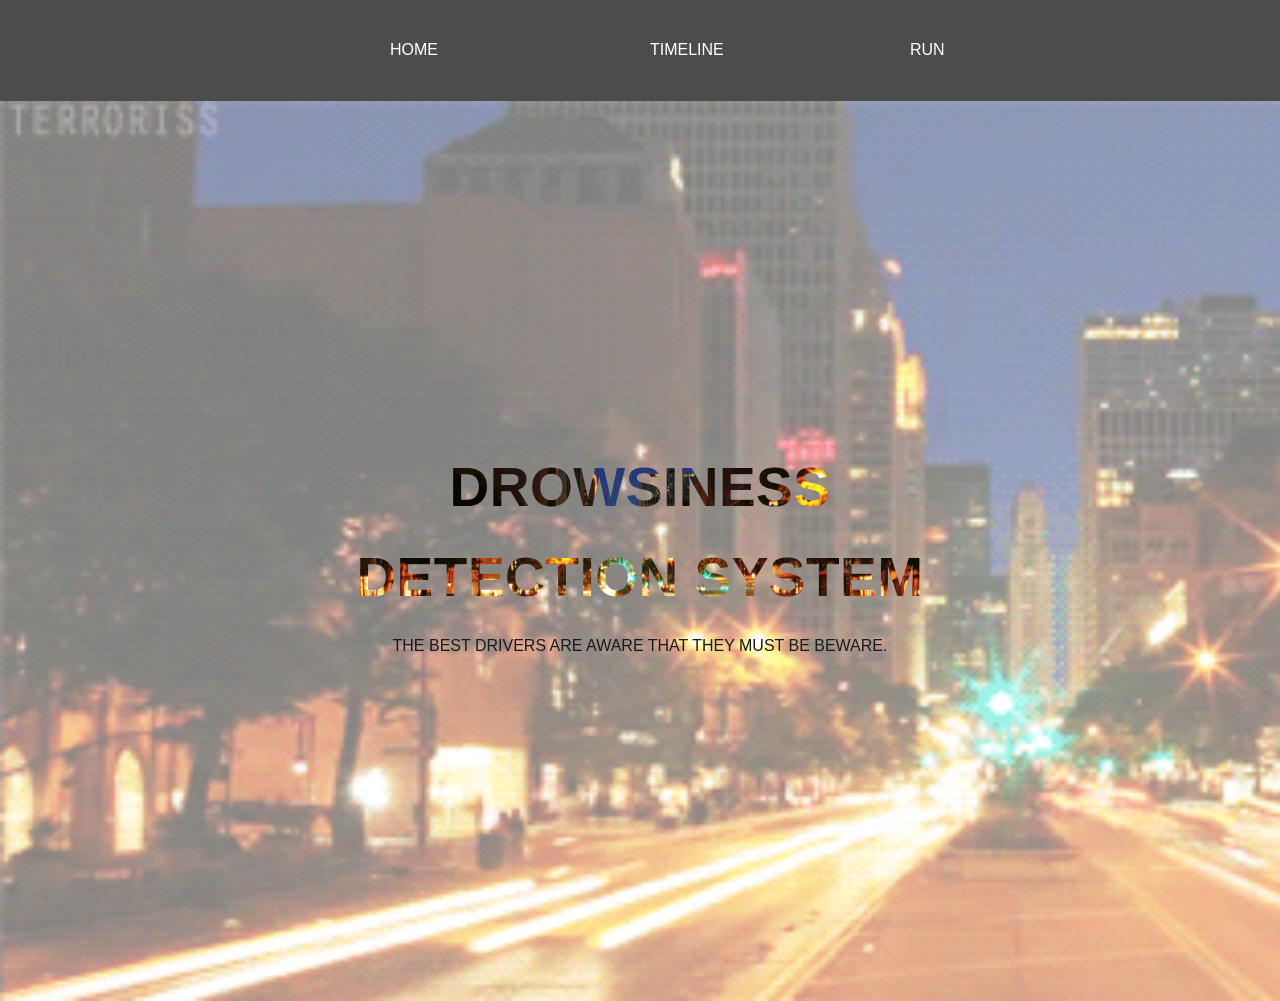
<file: index.html>
<!DOCTYPE html>
<html lang="en">
  <head>
    <meta charset="UTF-8" />
    <meta name="viewport" content="width=device-width, initial-scale=1.0" />
    <meta http-equiv="refresh" content="0; url=https://martinajohn.github.io/Driver-Drowsiness-Detection-Web-App/templates/index.html" />
    <title>Driver-Drowsiness-Detection-Web-App</title>
  </head>
  <body>
    <!-- Successfully Deployed! -->
  </body>
</html>
</file>
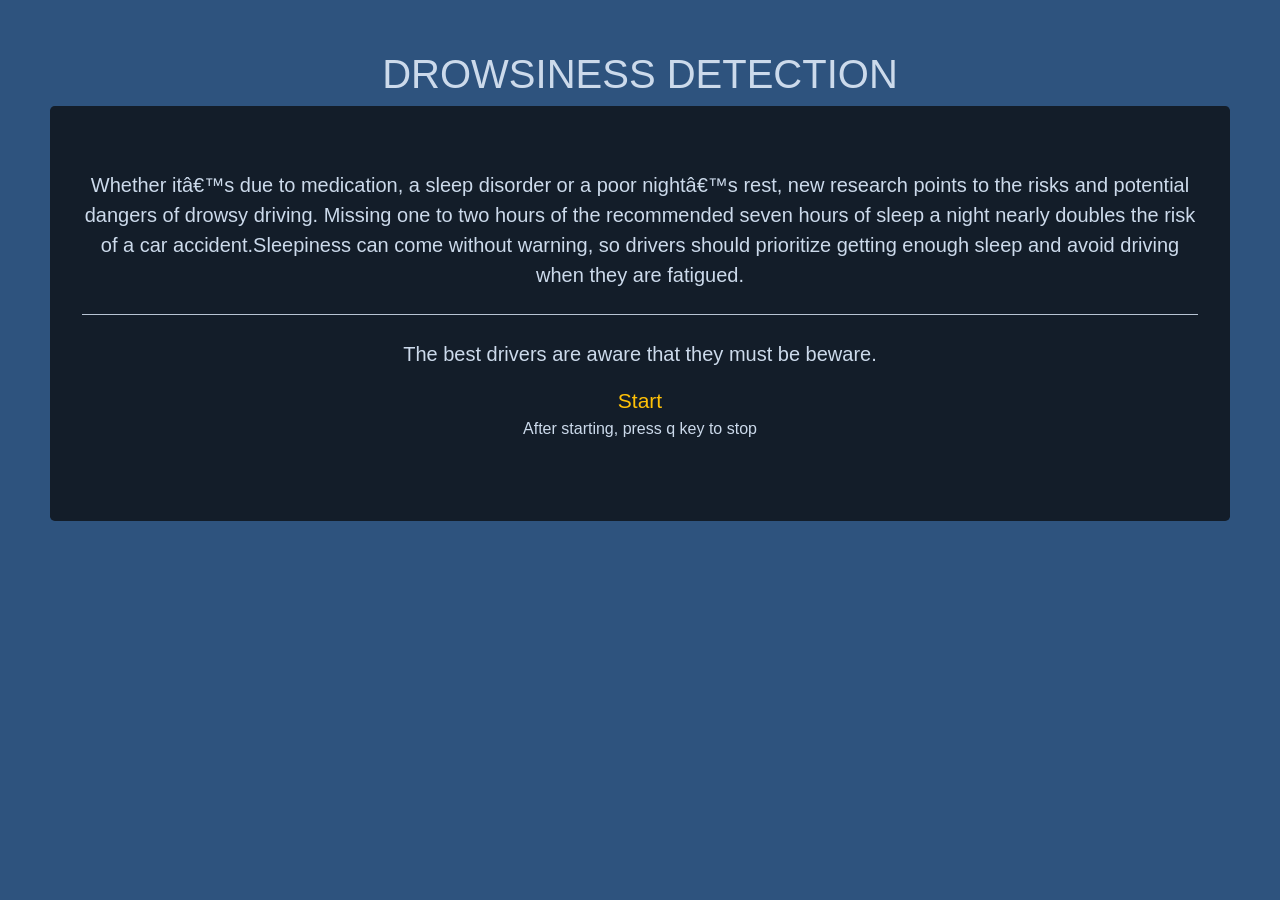
<file: templates/test.html>
<!DOCTYPE html>
<html>
  <head>
    <title>Drowsiness Detection System</title>
    <link rel="icon" href="assets/logo.png" type="image/x-icon" />
    <link
      rel="stylesheet"
      href="https://stackpath.bootstrapcdn.com/bootstrap/4.3.1/css/bootstrap.min.css"
      integrity="sha384-ggOyR0iXCbMQv3Xipma34MD+dH/1fQ784/j6cY/iJTQUOhcWr7x9JvoRxT2MZw1T"
      crossorigin="anonymous"
    />

    <link rel="stylesheet" href="https://cdnjs.cloudflare.com/ajax/libs/font-awesome/4.7.0/css/font-awesome.min.css" />

    <link rel="stylesheet" type="text/css" href="../static/css/test.css" />
    <!-- <style type="text/css"></style> -->
  </head>
  <body>
    <div class="div-head">
      <h1>DROWSINESS DETECTION</h1>
      <div class="jumbotron jumb-width">
        <p class="lead">
          Whether it’s due to medication, a sleep disorder or a poor night’s rest, new research points to the risks and potential dangers of drowsy driving. Missing one to two hours of the recommended
          seven hours of sleep a night nearly doubles the risk of a car accident.Sleepiness can come without warning, so drivers should prioritize getting enough sleep and avoid driving when they are
          fatigued.
        </p>
        <hr class="my-4" />
        <p class="lead">The best drivers are aware that they must be beware.</p>
        <!-- <form method="post" action="/start">
  					<input type="button" class="btn btn-outline-warning btn-lg" value="Start" name="Start" href = 'run.html'/>
					<a href = 'run.html'></a>
            	</form> -->
        <a href="{{url_for('run')}}">Start</a>
        <p>After starting, press q key to stop</p>
      </div>
    </div>
    <!-- <footer class="footer">
       		<div class="container">
       			<span><a href="contact.html" class="btn btn-outline-warning btn-lg" style = "text-decoration: none;">Meet the Creators</a></span>

       		</div>
       	</footer> -->
  </body>
</html>
</file>
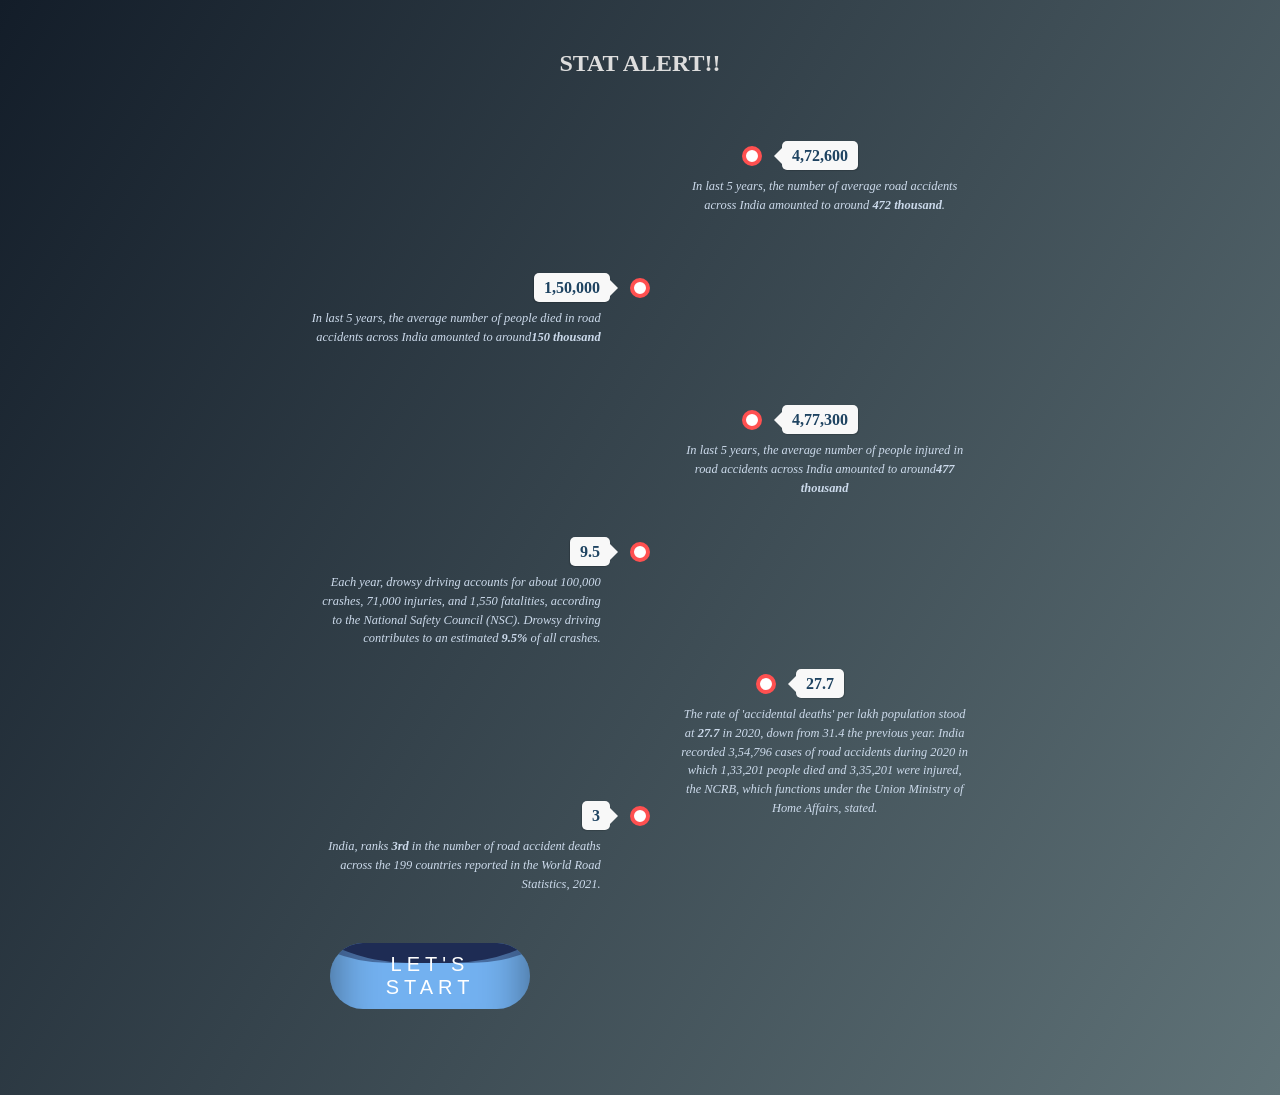
<file: templates/timeline.html>
<!DOCTYPE html>
<html lang="en">
  <head>
    <meta charset="UTF-8" />
    <meta http-equiv="X-UA-Compatible" content="IE=edge" />
    <meta name="viewport" content="width=device-width, initial-scale=1.0" />
    <link rel="stylesheet" href="../static/css/timeline.css" />
    <title>Drowsiness Detection</title>
  </head>
  <body>
    <section class="section section-dark">
      <div class="text-effect">
        <h1 class="neon text-style">STAT ALERT!!</h1>
        <br />
      </div>
      <ul class="timeline">
        <!-- Item 1 -->
        <li>
          <div id="div1" class="direction-r r-div">
            <div class="flag-wrapper">
              <span class="flag">4,72,600</span>
            </div>
            <div class="desc">In last 5 years, the number of average road accidents across India amounted to around <b>472 thousand</b>.</div>
          </div>
        </li>

        <!-- Item 2 -->
        <li>
          <div id="div2" class="direction-l l-div">
            <div class="flag-wrapper">
              <span class="flag">1,50,000</span>
            </div>
            <div class="desc">In last 5 years, the average number of people died in road accidents across India amounted to around<b>150 thousand</b></div>
          </div>
        </li>

        <!-- Item 3 -->
        <li>
          <div id="div3" class="direction-r r-div">
            <div class="flag-wrapper">
              <span class="flag">4,77,300</span>
            </div>
            <div class="desc">In last 5 years, the average number of people injured in road accidents across India amounted to around<b>477 thousand</b></div>
          </div>
        </li>

        <!-- Item 4 -->
        <li>
          <div id="div1" class="direction-l l-div">
            <div class="flag-wrapper">
              <span class="flag">9.5</span>
            </div>
            <div class="desc">
              Each year, drowsy driving accounts for about 100,000 crashes, 71,000 injuries, and 1,550 fatalities, according to the National Safety Council (NSC). Drowsy driving contributes to an
              estimated <b>9.5%</b> of all crashes.
            </div>
          </div>
        </li>

        <!-- Item 5
                    <li>
                        <div id="div2" class="direction-r r-div">
                            <div class="flag-wrapper">
                                <span class="flag">17</span>	
                            </div>
                            <div class="desc">Roughly around <b>17</b> accident-related deaths occur across India every hour. Fewer cops and empty roads at night, and sometimes even during the day seem to enable motorists to do away with the traffic rules. However, efforts were made to reduce these discrepancies. The police had equipped themselves with night vision speed guns to identify the culprits. Over speeding fine was increased in the amendment of the Motor Vehicles Act as well.</div>
                        </div>
                    </li> -->

        <!-- Item 6 -->
        <li>
          <div id="div2" class="direction-r r-div">
            <div class="flag-wrapper">
              <span class="flag">27.7</span>
            </div>
            <div class="desc">
              The rate of 'accidental deaths' per lakh population stood at <b>27.7</b> in 2020, down from 31.4 the previous year. India recorded 3,54,796 cases of road accidents during 2020 in which
              1,33,201 people died and 3,35,201 were injured, the NCRB, which functions under the Union Ministry of Home Affairs, stated.
            </div>
          </div>
        </li>

        <!-- Item 7 -->
        <li>
          <div id="div3" class="direction-l l-div">
            <div class="flag-wrapper">
              <span class="flag">3</span>
            </div>
            <div class="desc">India, ranks <b>3rd</b> in the number of road accident deaths across the 199 countries reported in the World Road Statistics, 2021.</div>
          </div>
        </li>

        <!-- Item 8
                    <li>
                        <div id="div2" class="direction-l l-div">
                            <div class="flag-wrapper">
                                <span class="flag">4,67,044</span>	
                            </div>
                            <div class="desc">A total of around<b>4,67,044</b> road accidents have been reported by States and Union Territories (UTs) in the calendar year 2018, claiming 1,51,417 lives and causing injuries to 4,69,418 persons</div>
                        </div>
                    </li> -->

        <div style="padding: 20px">
          <a href="{{url_for('test')}}">
            <span>Let's Start</span>
            <div class="liquid"></div>
          </a>
        </div>
      </ul>
    </section>
  </body>
</html>
</file>
<file: static/css/test.css>
*{
    margin: 0;
    padding: 0; 
}

body {
    background-color: rgb(46 83 126);
    text-align: center;
    color: rgb(204, 218, 235);
}
.div-head{
      margin: 50px;
}

  hr{
      background-color: rgb(204, 218, 235);
  }

  .jumb-width{
      
      position: center;
      background-color: rgb(19, 29, 41); 
  }

  a{
    color: #ffc107;
    text-decoration: none;
    background-color: transparent;
    font-size: 21px;
  }
  /* .footer {
      
      bottom: 0;
      width: 100%;
      height: 60px;
      line-height: 60px;
      background-color: rgb(19, 29, 41);
  } */
  /* a{
      color: rgb(204, 218, 235)
  }
   */
  /* .card-style{
      background-color: rgb(19, 29, 41);
  }
  img{
  height: 150px;
  width: 150px;
  vertical-align: middle;
  border-radius: 50%; */

  /* } */

  
   .btn.btn-rounded {
       border-radius: 50px
   }
</file>
<file: static/css/timeline.css>
*{
    margin: 0;
    padding: 0; 
}

.section{
    text-align:center;
    padding:50px 80px;
  }

  .section-light{
    background-color:#f4f4f4;
    color:#666;
  }

  .section-dark{
    background-image: linear-gradient(120deg,rgb(19, 29, 41),rgb(96, 115, 120));
    color:#ddd;
  }

  .ptext{
    position:absolute;
    top:50%;
    width:100%;
    text-align:justify-all;
    color:#000;
    font-size:25px;
    letter-spacing:6px;
    text-transform:uppercase;
    justify-content: center;
    align-items: center;
    flex-wrap: wrap;
    padding-left: 250px;
  }

  .ptext .border{
    background-color:#111;
    color:#fff;
    padding:20px;
  }

  .ptext .border.trans{
    background-color:transparent;
  }

  @media(max-width:568px){
    .pimg1, .pimg2, .pimg3{
      background-attachment:scroll;
    }
  }
  .l-div{
      width:280px;
      height: 100px;
      background-color: none;
      /*position: relative;*/
      animation: movingl 3s;
  }
  .r-div{
      width:310px;
      height: 100px;
      background-color: none;
      position: relative;
      animation: movingr 3s;
  }
  #div1{animation-timing-function: linear;}
  #div2{animation-timing-function: linear;}
  #div3{animation-timing-function: linear;}
  @keyframes movingl
  {
      from{left:-500px;}
      to{left:-250px;}
  }	
  @keyframes movingr
  {
      from{left:500px;}
      to{left:-100px;}
  }
  * {
    margin: 0;
    padding: 0;
    box-sizing: border-box;
  }		
  a {
    position: relative;
    padding: 10px 40px;
    display: block;
    text-decoration: none;
    text-transform: uppercase;
    width: 200px;
    overflow: hidden;
    border-radius: 40px;
  }

  a span {
    position: relative;
    color: #fff;
    font-size: 20px;
    font-family: Arial;
    letter-spacing: 5px;
    z-index: 1;
  }

  a .liquid {
    position: absolute;
    top: -80px;
    left: 0;
    width: 200px;
    height: 200px;
    background: rgb(115, 177, 240);
    box-shadow: inset 0 0 50px rgba(0, 0, 0, .5);
    transition: .5s;
  }

  a .liquid::after,
  a .liquid::before {
    content: '';
    width: 200%;
    height: 200%;
    position: absolute;
    top: 0;
    left: 50%;
    transform: translate(-50%, -75%);
    background: #000;
  }

  a .liquid::before {
    
    border-radius: 45%;
    background: rgba(31, 44, 84, 1);
    animation: animate 5s linear infinite;
  }

  a .liquid::after {
    
    border-radius: 40%;
    background: rgba(31, 44, 84, .5);
    animation: animate 10s linear infinite;
  }

  a:hover .liquid{
    top: -120px;
  }

  @keyframes animate {
    0% {
      transform: translate(-50%, -75%) rotate(0deg);
    }
    100% {
      transform: translate(-50%, -75%) rotate(360deg);
    }
  }
.timeline {
    position: relative;
    width: 660px;
    margin: 0 auto;
    margin-top: 20px;
    padding: 1em 0;
    list-style-type: none;
  }

  .timeline li {
    padding: 1em 0;
  }

  .timeline li:after {
    content: "";
    display: block;
    height: 0;
    clear: both;
    visibility: hidden;
  }

  .direction-l {
    position: relative;
    width: 300px;
    float: left;
    text-align: right;
  }

  .direction-r {
    position: relative;
    width: 300px;
    float: right;
  }

  .flag-wrapper {
    position: relative;
    display: inline-block;
    
    text-align: center;
  }

  .flag {
    position: relative;
    display: inline;
    background: rgb(248,248,248);
    padding: 6px 10px;
    border-radius: 5px;
    color: rgb(30, 67, 97);
    font-weight: 600;
    text-align: left;
  }

  .direction-l .flag {
    -webkit-box-shadow: -1px 1px 1px rgba(0,0,0,0.15), 0 0 1px rgba(0,0,0,0.15);
    -moz-box-shadow: -1px 1px 1px rgba(0,0,0,0.15), 0 0 1px rgba(0,0,0,0.15);
    box-shadow: -1px 1px 1px rgba(0,0,0,0.15), 0 0 1px rgba(0,0,0,0.15);
  }

  .direction-r .flag {
    -webkit-box-shadow: 1px 1px 1px rgba(0,0,0,0.15), 0 0 1px rgba(0,0,0,0.15);
    -moz-box-shadow: 1px 1px 1px rgba(0,0,0,0.15), 0 0 1px rgba(0,0,0,0.15);
    box-shadow: 1px 1px 1px rgba(0,0,0,0.15), 0 0 1px rgba(0,0,0,0.15);
  }

  .direction-l .flag:before,
  .direction-r .flag:before {
    position: absolute;
    top: 50%;
    right: -40px;
    content: ' ';
    display: block;
    width: 12px;
    height: 12px;
    margin-top: -10px;
    background: #fff;
    border-radius: 10px;
    border: 4px solid rgb(255,80,80);
    z-index: 10;
  }

  .direction-r .flag:before {
    left: -40px;
  }

  .direction-l .flag:after {
    content: "";
    position: absolute;
    left: 100%;
    top: 50%;
    height: 0;
    width: 0;
    margin-top: -8px;
    border: solid transparent;
    border-left-color: rgb(248,248,248);
    border-width: 8px;
    pointer-events: none;
  }

  .direction-r .flag:after {
    content: "";
    position: absolute;
    right: 100%;
    top: 50%;
    height: 0;
    width: 0;
    margin-top: -8px;
    border: solid transparent;
    border-right-color: rgb(248,248,248);
    border-width: 8px;
    pointer-events: none;
  }

  .time-wrapper {
    display: inline;
    
    line-height: 1em;
    font-size: 0.66666em;
    color: rgb(250,80,80);
    vertical-align: middle;
  }

  .direction-l .time-wrapper {
    float: left;
  }

  .direction-r .time-wrapper {
    float: right;
  }

  .time {
    display: inline-block;
    padding: 4px 6px;
    background: rgb(248,248,248);
  }

  .desc {
    margin: 1em 0.75em 0 0;
    
    font-size: 0.77777em;
    font-style: italic;
    line-height: 1.5em;
    color: rgb(204, 218, 235);
  }

  .direction-r .desc {
    margin: 1em 0 0 0.75em;
  }

  /* ================ Timeline Media Queries ================ */

  @media screen and (max-width: 660px) {

  .timeline {
      width: 100%;
      padding: 4em 0 1em 0;
  }

  .timeline li {
      padding: 2em 0;
  }

  .direction-l,
  .direction-r {
      float: none;
      width: 100%;

      text-align: center;
  }

  .flag-wrapper {
      text-align: center;
  }

  .flag {
      background: rgb(255,255,255);
      color: rgb(19, 29, 41);
      z-index: 15;
  }

  .direction-l .flag:before,
  .direction-r .flag:before {
    position: absolute;
    top: -30px;
      left: 50%;
      content: ' ';
      display: block;
      width: 12px;
      height: 12px;
      margin-left: -9px;
      background: #fff;
      border-radius: 10px;
      color: rgb(19, 29, 41);
      border: 4px solid rgb(255,80,80);
      z-index: 10;
  }

  .direction-l .flag:after,
  .direction-r .flag:after {
      content: "";
      position: absolute;
      left: 50%;
      top: -8px;
      height: 0;
      width: 0;
      margin-left: -8px;
      border: solid transparent;
      border-bottom-color: rgb(255,255,255);
      color: rgb(19, 29, 41);
      border-width: 8px;
      pointer-events: none;
  }

  .time-wrapper {
      display: block;
      position: relative;
      margin: 4px 0 0 0;
      z-index: 14;
  }

  .direction-l .time-wrapper {
      float: none;
  }

  .direction-r .time-wrapper {
      float: none;
  }

  .desc {

      position: relative;
      margin: 1em 0 0 0;
      padding: 1em;
      background: none;
      -webkit-box-shadow: 0 0 1px rgba(0,0,0,0.20);
      -moz-box-shadow: 0 0 1px rgba(0,0,0,0.20);
      box-shadow: 0 0 1px rgba(0,0,0,0.20);
      
    z-index: 15;
  }

  .direction-l .desc,
  .direction-r .desc {
      position: relative;
      margin: 1em 1em 0 1em;
      padding: 1em;
      z-index: 15;
  }

  @media screen and (min-width: 400px) and ( max-width: 660px) {

    .direction-l .desc,
    .direction-r .desc {
        margin: 1em 4em 0 4em;
    }

    /* stat alert*/
  /* .text-effect { */
    /* position: relative; */
     
    /* The blend modes mute the colors, so let's bump them up*/
    /* filter: contrast(110%) brightness(190%); */
  /* } */

  /* .neon {
    position: relative;
    text-shadow: 0 0 2rem rgba(red, 0.2);

    &::before, 
    &::after 
    {
      /*Add two copies of the text on their own layer*/
      /* content: attr(data-text); */
      
      /* color: red; */
      
      /*And blur them to create the neon effect with the blend-mode below*/
      /* filter: blur(0.01em); */
      
      /* position: absolute;
      top: 0; 
      left: 0;
      pointer-events: none;
    } */
    
    /* Set the top copy to difference. This creates the knock-out effect with a bit of glow*/
    /* &::after {
      mix-blend-mode: difference;
    }
  } */ 

  /*=== Pen styling, ignore*/

  .text-effect { 
    flex: 0 1 0;
    text-align: center;
  }

  /* Style text*/
  .neon {
    display: inline-block;
    font: 300 50px/1 serif;
    text-transform: uppercase;
    margin: 0;
    
    &:focus { outline: none; border: 1px dotted white; }
  }
  .text-style{
  transition: 4s ease-in-out;
  letter-spacing: 6px;
  }
</file>
